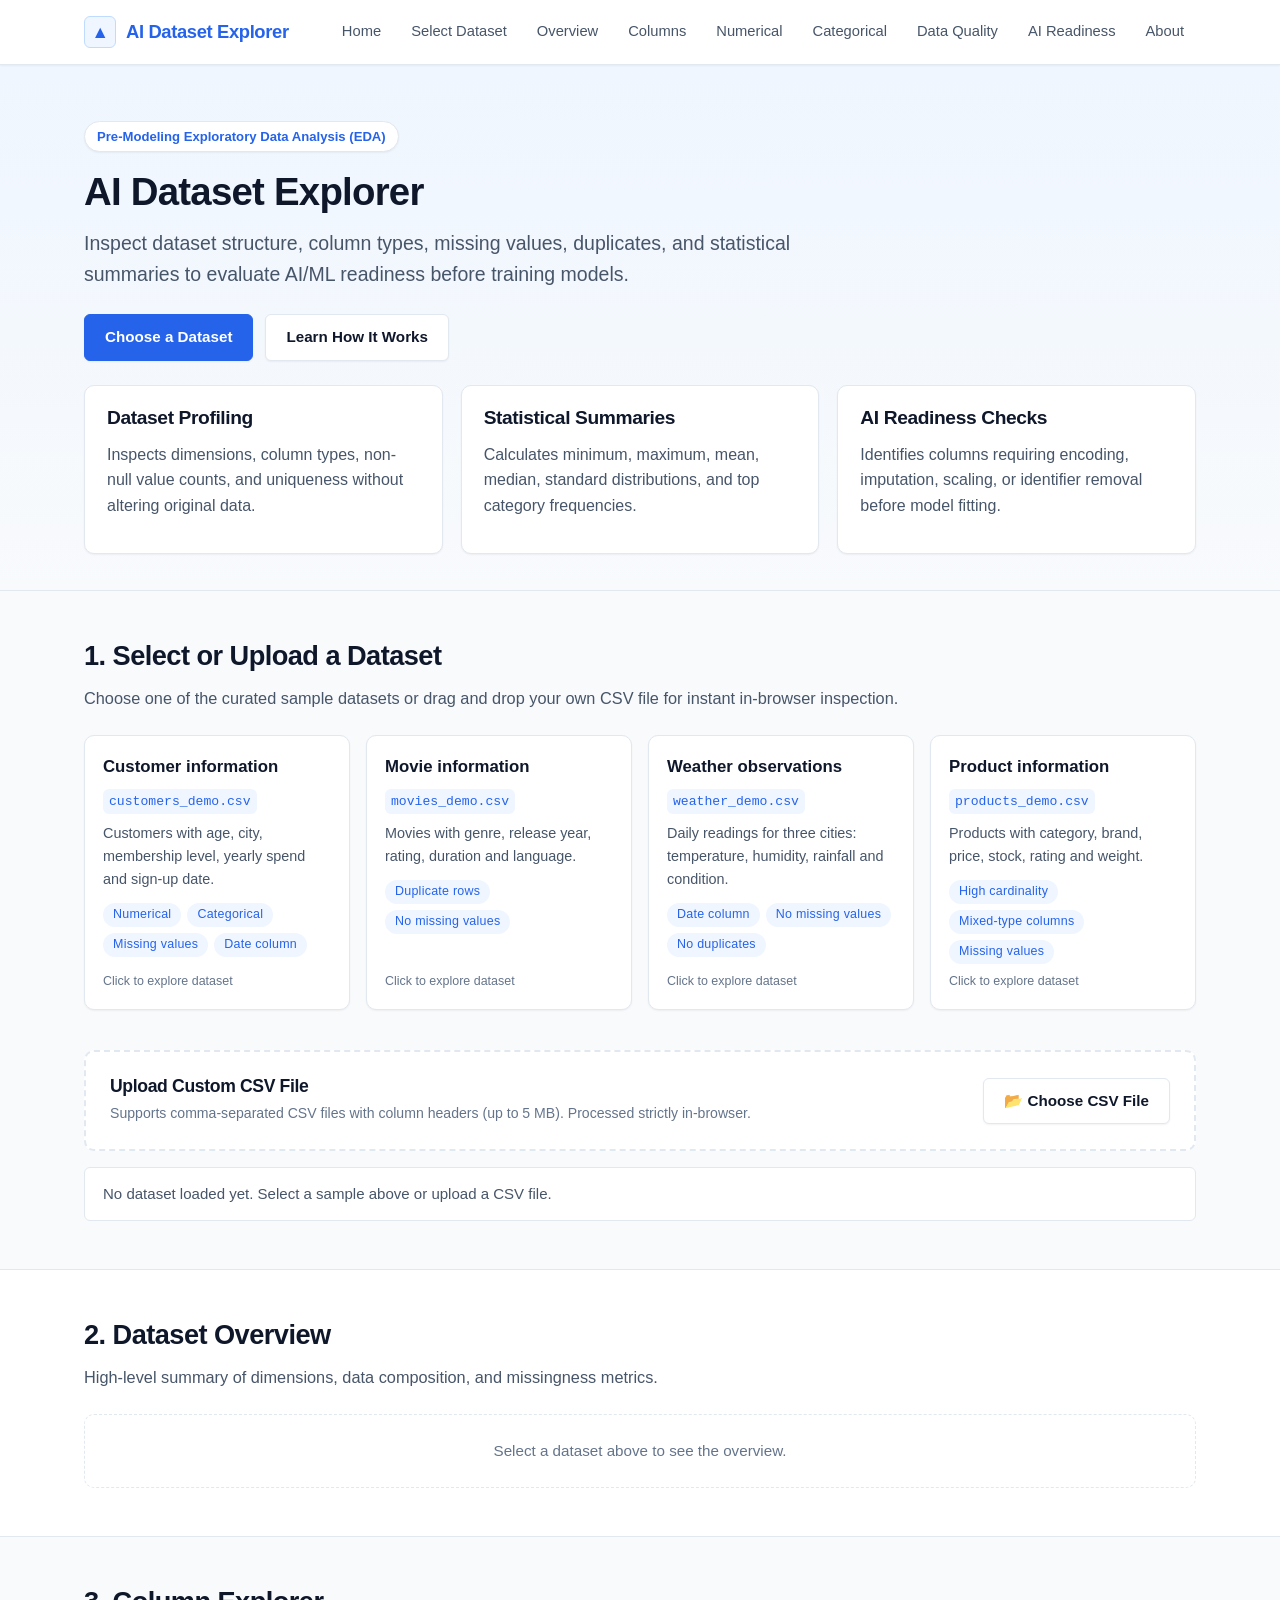
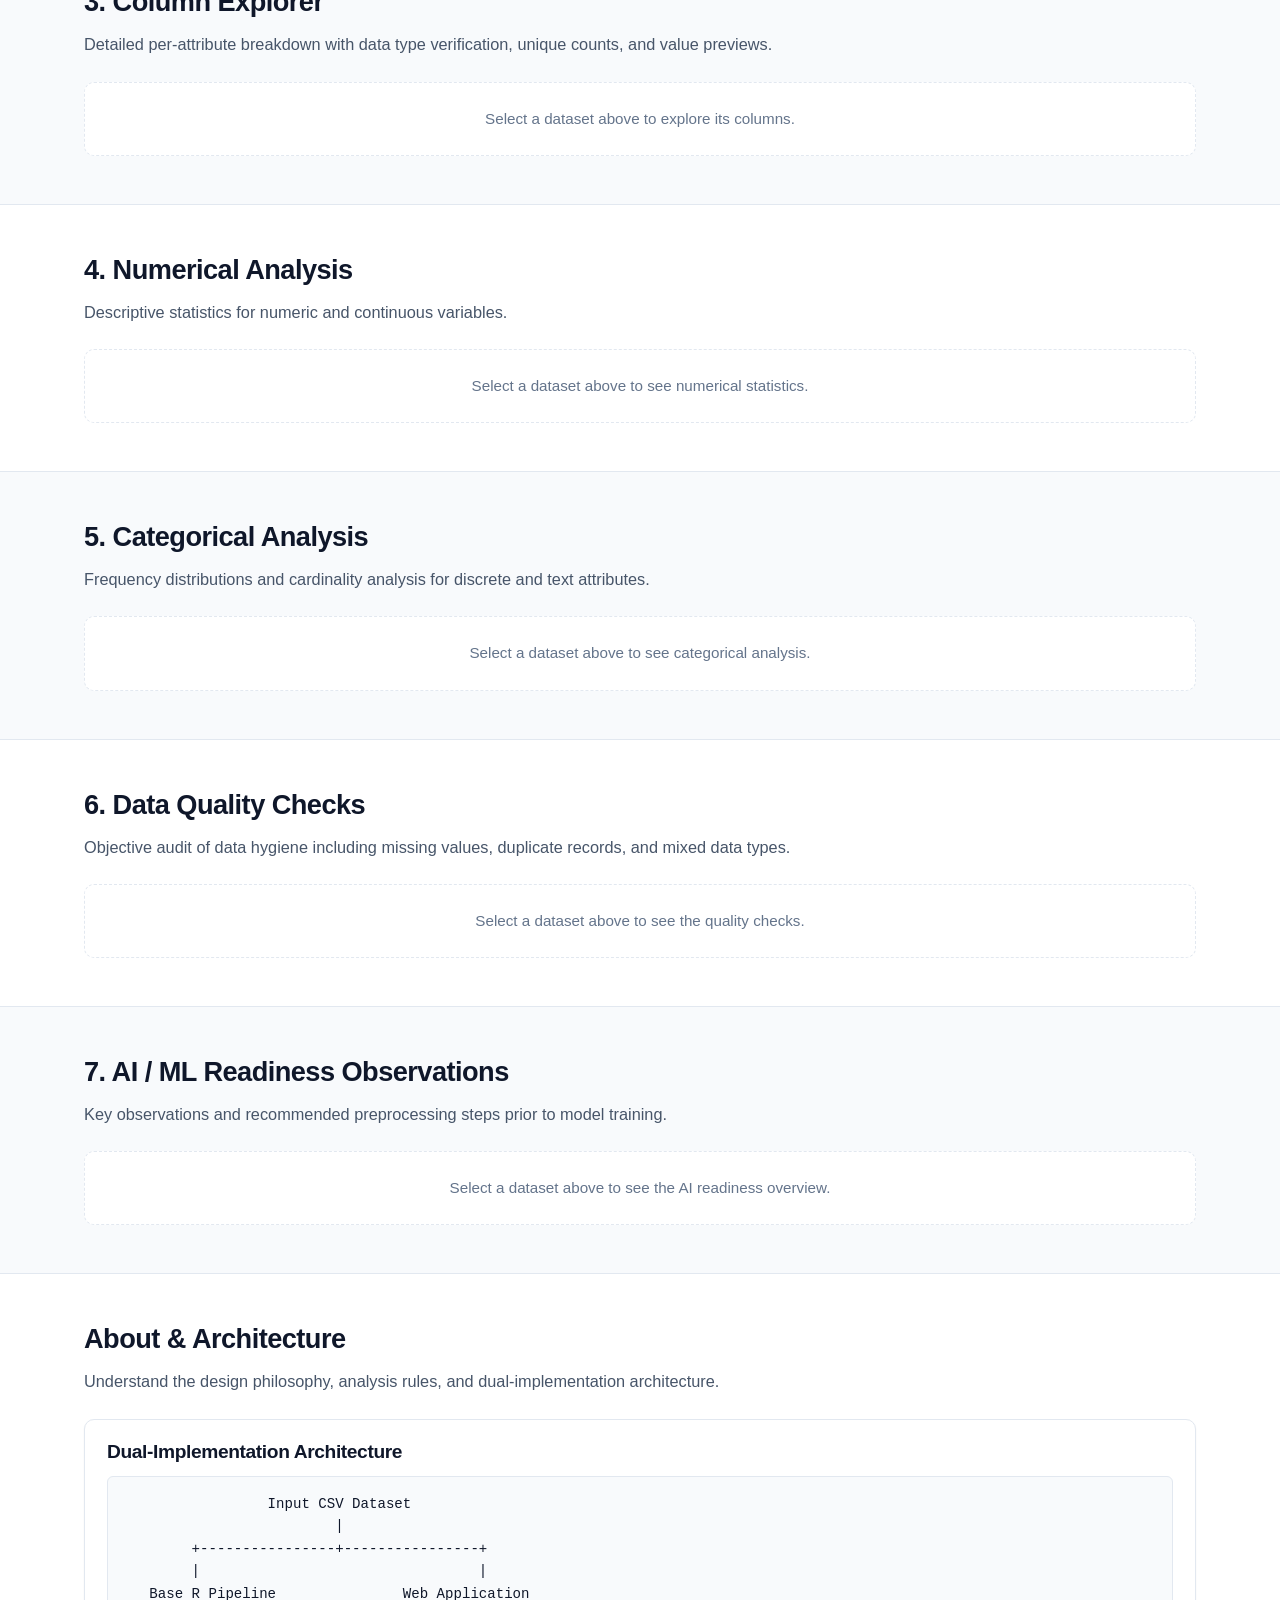
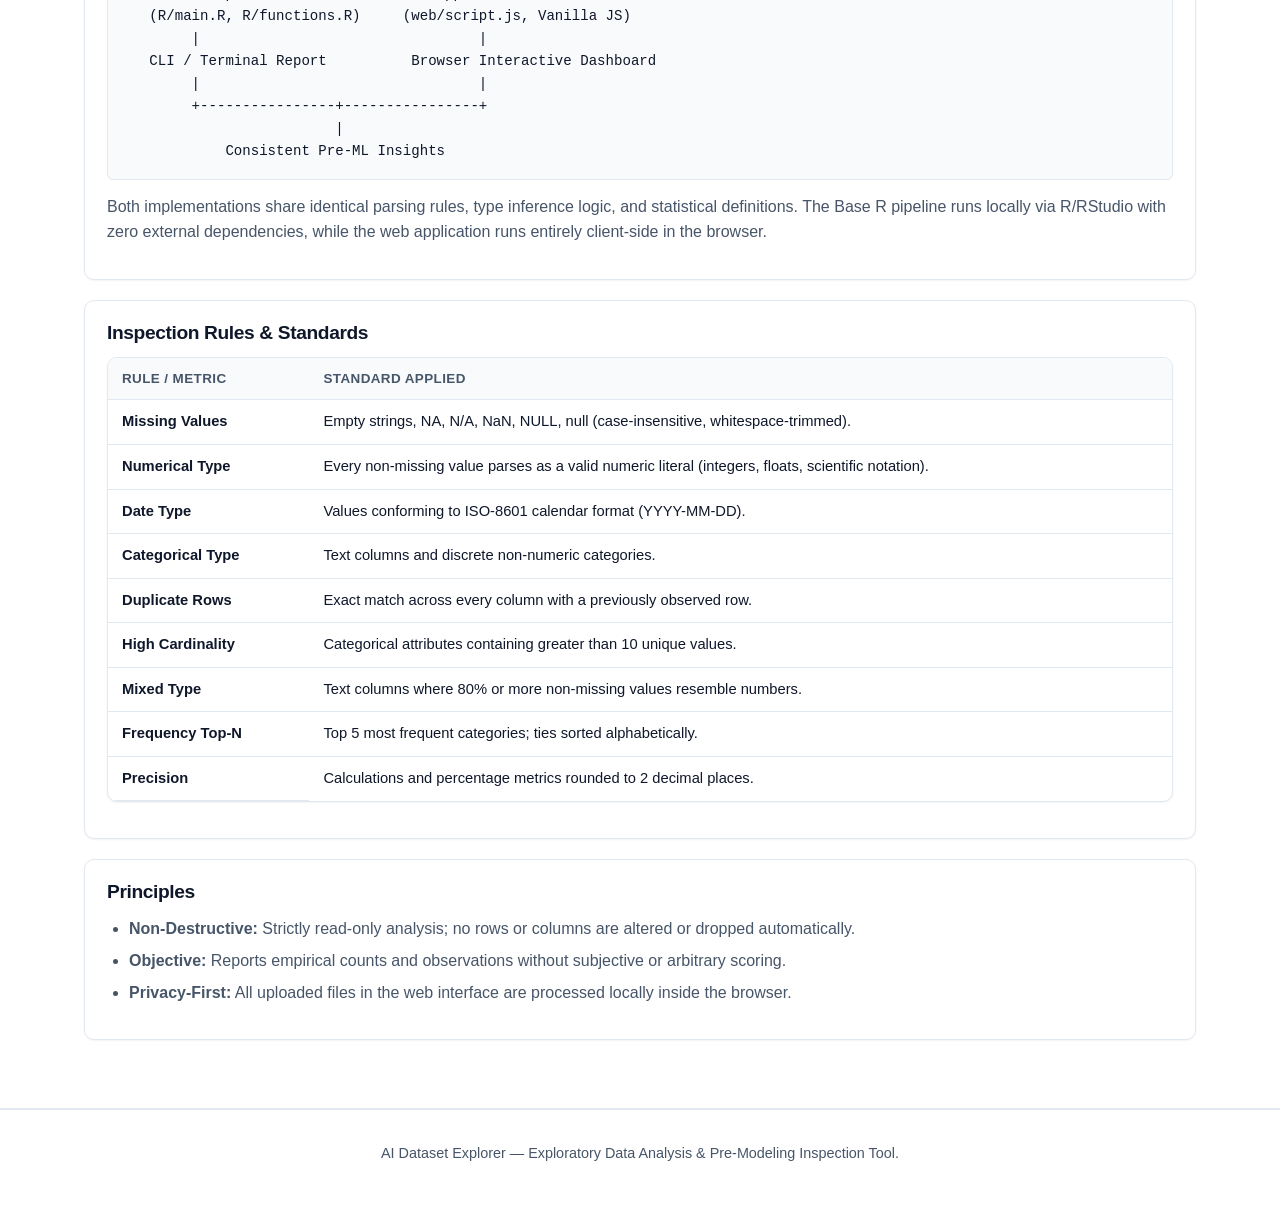
<file: index.html>
<!DOCTYPE html>
<html lang="en">
<head>
  <meta charset="UTF-8">
  <meta name="viewport" content="width=device-width, initial-scale=1.0">
  <title>AI Dataset Explorer — Pre-Modeling Data Inspection & Quality Analysis</title>
  <meta name="description" content="An interactive exploratory data analysis tool to inspect dataset structure, column data types, missing values, duplicates, and AI/ML readiness before machine learning modeling.">
  <link rel="stylesheet" href="web/style.css">
</head>
<body>

<header class="site-header">
  <div class="container header-inner">
    <a class="brand" href="#home">
      <span class="brand-icon">&#9650;</span>
      AI Dataset Explorer
    </a>
    <nav aria-label="Main navigation">
      <a href="#home">Home</a>
      <a href="#dataset">Select Dataset</a>
      <a href="#overview">Overview</a>
      <a href="#columns">Columns</a>
      <a href="#numerical">Numerical</a>
      <a href="#categorical">Categorical</a>
      <a href="#quality">Data Quality</a>
      <a href="#readiness">AI Readiness</a>
      <a href="#about">About</a>
    </nav>
  </div>
</header>

<main>
  <!-- HERO SECTION -->
  <section id="home" class="hero">
    <div class="container">
      <div class="hero-pill">Pre-Modeling Exploratory Data Analysis (EDA)</div>
      <h1>AI Dataset Explorer</h1>
      <p class="lead">Inspect dataset structure, column types, missing values, duplicates, and statistical summaries to evaluate AI/ML readiness before training models.</p>
      
      <div class="hero-actions">
        <a class="button" href="#dataset">Choose a Dataset</a>
        <a class="button secondary" href="#about">Learn How It Works</a>
      </div>

      <div class="three-col">
        <div class="card">
          <h3>Dataset Profiling</h3>
          <p>Inspects dimensions, column types, non-null value counts, and uniqueness without altering original data.</p>
        </div>
        <div class="card">
          <h3>Statistical Summaries</h3>
          <p>Calculates minimum, maximum, mean, median, standard distributions, and top category frequencies.</p>
        </div>
        <div class="card">
          <h3>AI Readiness Checks</h3>
          <p>Identifies columns requiring encoding, imputation, scaling, or identifier removal before model fitting.</p>
        </div>
      </div>
    </div>
  </section>

  <!-- DATASET SELECTION -->
  <section id="dataset" class="section">
    <div class="container">
      <div class="section-header">
        <h2>1. Select or Upload a Dataset</h2>
        <p>Choose one of the curated sample datasets or drag and drop your own CSV file for instant in-browser inspection.</p>
      </div>

      <div id="sampleList" class="sample-grid" aria-label="Sample datasets"></div>

      <div class="upload-card">
        <div class="upload-info">
          <h3>Upload Custom CSV File</h3>
          <span class="hint">Supports comma-separated CSV files with column headers (up to 5 MB). Processed strictly in-browser.</span>
        </div>
        <div>
          <label class="button secondary" for="fileInput">&#128194; Choose CSV File</label>
          <input id="fileInput" type="file" accept=".csv,text/csv">
        </div>
      </div>

      <div id="loadStatus" class="status-box" role="status" aria-live="polite">No dataset loaded yet. Select a sample above or upload a CSV file.</div>
    </div>
  </section>

  <!-- OVERVIEW -->
  <section id="overview" class="section alt">
    <div class="container">
      <div class="section-header">
        <h2>2. Dataset Overview</h2>
        <p>High-level summary of dimensions, data composition, and missingness metrics.</p>
      </div>
      <div id="overviewContent"></div>
    </div>
  </section>

  <!-- COLUMN EXPLORER -->
  <section id="columns" class="section">
    <div class="container">
      <div class="section-header">
        <h2>3. Column Explorer</h2>
        <p>Detailed per-attribute breakdown with data type verification, unique counts, and value previews.</p>
      </div>
      <div id="columnsContent"></div>
    </div>
  </section>

  <!-- NUMERICAL ANALYSIS -->
  <section id="numerical" class="section alt">
    <div class="container">
      <div class="section-header">
        <h2>4. Numerical Analysis</h2>
        <p>Descriptive statistics for numeric and continuous variables.</p>
      </div>
      <div id="numericalContent"></div>
    </div>
  </section>

  <!-- CATEGORICAL ANALYSIS -->
  <section id="categorical" class="section">
    <div class="container">
      <div class="section-header">
        <h2>5. Categorical Analysis</h2>
        <p>Frequency distributions and cardinality analysis for discrete and text attributes.</p>
      </div>
      <div id="categoricalContent"></div>
    </div>
  </section>

  <!-- DATA QUALITY -->
  <section id="quality" class="section alt">
    <div class="container">
      <div class="section-header">
        <h2>6. Data Quality Checks</h2>
        <p>Objective audit of data hygiene including missing values, duplicate records, and mixed data types.</p>
      </div>
      <div id="qualityContent"></div>
    </div>
  </section>

  <!-- AI READINESS -->
  <section id="readiness" class="section">
    <div class="container">
      <div class="section-header">
        <h2>7. AI / ML Readiness Observations</h2>
        <p>Key observations and recommended preprocessing steps prior to model training.</p>
      </div>
      <div id="readinessContent"></div>
    </div>
  </section>

  <!-- ABOUT & ARCHITECTURE -->
  <section id="about" class="section alt">
    <div class="container">
      <div class="section-header">
        <h2>About &amp; Architecture</h2>
        <p>Understand the design philosophy, analysis rules, and dual-implementation architecture.</p>
      </div>

      <div class="card">
        <h3>Dual-Implementation Architecture</h3>
        <pre class="diagram" aria-label="System Architecture Diagram">
                 Input CSV Dataset
                         |
        +----------------+----------------+
        |                                 |
   Base R Pipeline               Web Application
   (R/main.R, R/functions.R)     (web/script.js, Vanilla JS)
        |                                 |
   CLI / Terminal Report          Browser Interactive Dashboard
        |                                 |
        +----------------+----------------+
                         |
            Consistent Pre-ML Insights</pre>
        <p>Both implementations share identical parsing rules, type inference logic, and statistical definitions. The Base R pipeline runs locally via R/RStudio with zero external dependencies, while the web application runs entirely client-side in the browser.</p>
      </div>

      <div class="card">
        <h3>Inspection Rules &amp; Standards</h3>
        <div class="table-wrap">
          <table class="data-table">
            <thead>
              <tr>
                <th>Rule / Metric</th>
                <th>Standard Applied</th>
              </tr>
            </thead>
            <tbody>
              <tr><th>Missing Values</th><td>Empty strings, NA, N/A, NaN, NULL, null (case-insensitive, whitespace-trimmed).</td></tr>
              <tr><th>Numerical Type</th><td>Every non-missing value parses as a valid numeric literal (integers, floats, scientific notation).</td></tr>
              <tr><th>Date Type</th><td>Values conforming to ISO-8601 calendar format (YYYY-MM-DD).</td></tr>
              <tr><th>Categorical Type</th><td>Text columns and discrete non-numeric categories.</td></tr>
              <tr><th>Duplicate Rows</th><td>Exact match across every column with a previously observed row.</td></tr>
              <tr><th>High Cardinality</th><td>Categorical attributes containing greater than 10 unique values.</td></tr>
              <tr><th>Mixed Type</th><td>Text columns where 80% or more non-missing values resemble numbers.</td></tr>
              <tr><th>Frequency Top-N</th><td>Top 5 most frequent categories; ties sorted alphabetically.</td></tr>
              <tr><th>Precision</th><td>Calculations and percentage metrics rounded to 2 decimal places.</td></tr>
            </tbody>
          </table>
        </div>
      </div>

      <div class="card">
        <h3>Principles</h3>
        <ul>
          <li><strong>Non-Destructive:</strong> Strictly read-only analysis; no rows or columns are altered or dropped automatically.</li>
          <li><strong>Objective:</strong> Reports empirical counts and observations without subjective or arbitrary scoring.</li>
          <li><strong>Privacy-First:</strong> All uploaded files in the web interface are processed locally inside the browser.</li>
        </ul>
      </div>
    </div>
  </section>
</main>

<footer class="site-footer">
  <div class="container">
    <p>AI Dataset Explorer &mdash; Exploratory Data Analysis &amp; Pre-Modeling Inspection Tool.</p>
  </div>
</footer>

<script src="web/script.js?v=2"></script>
</body>
</html>
</file>
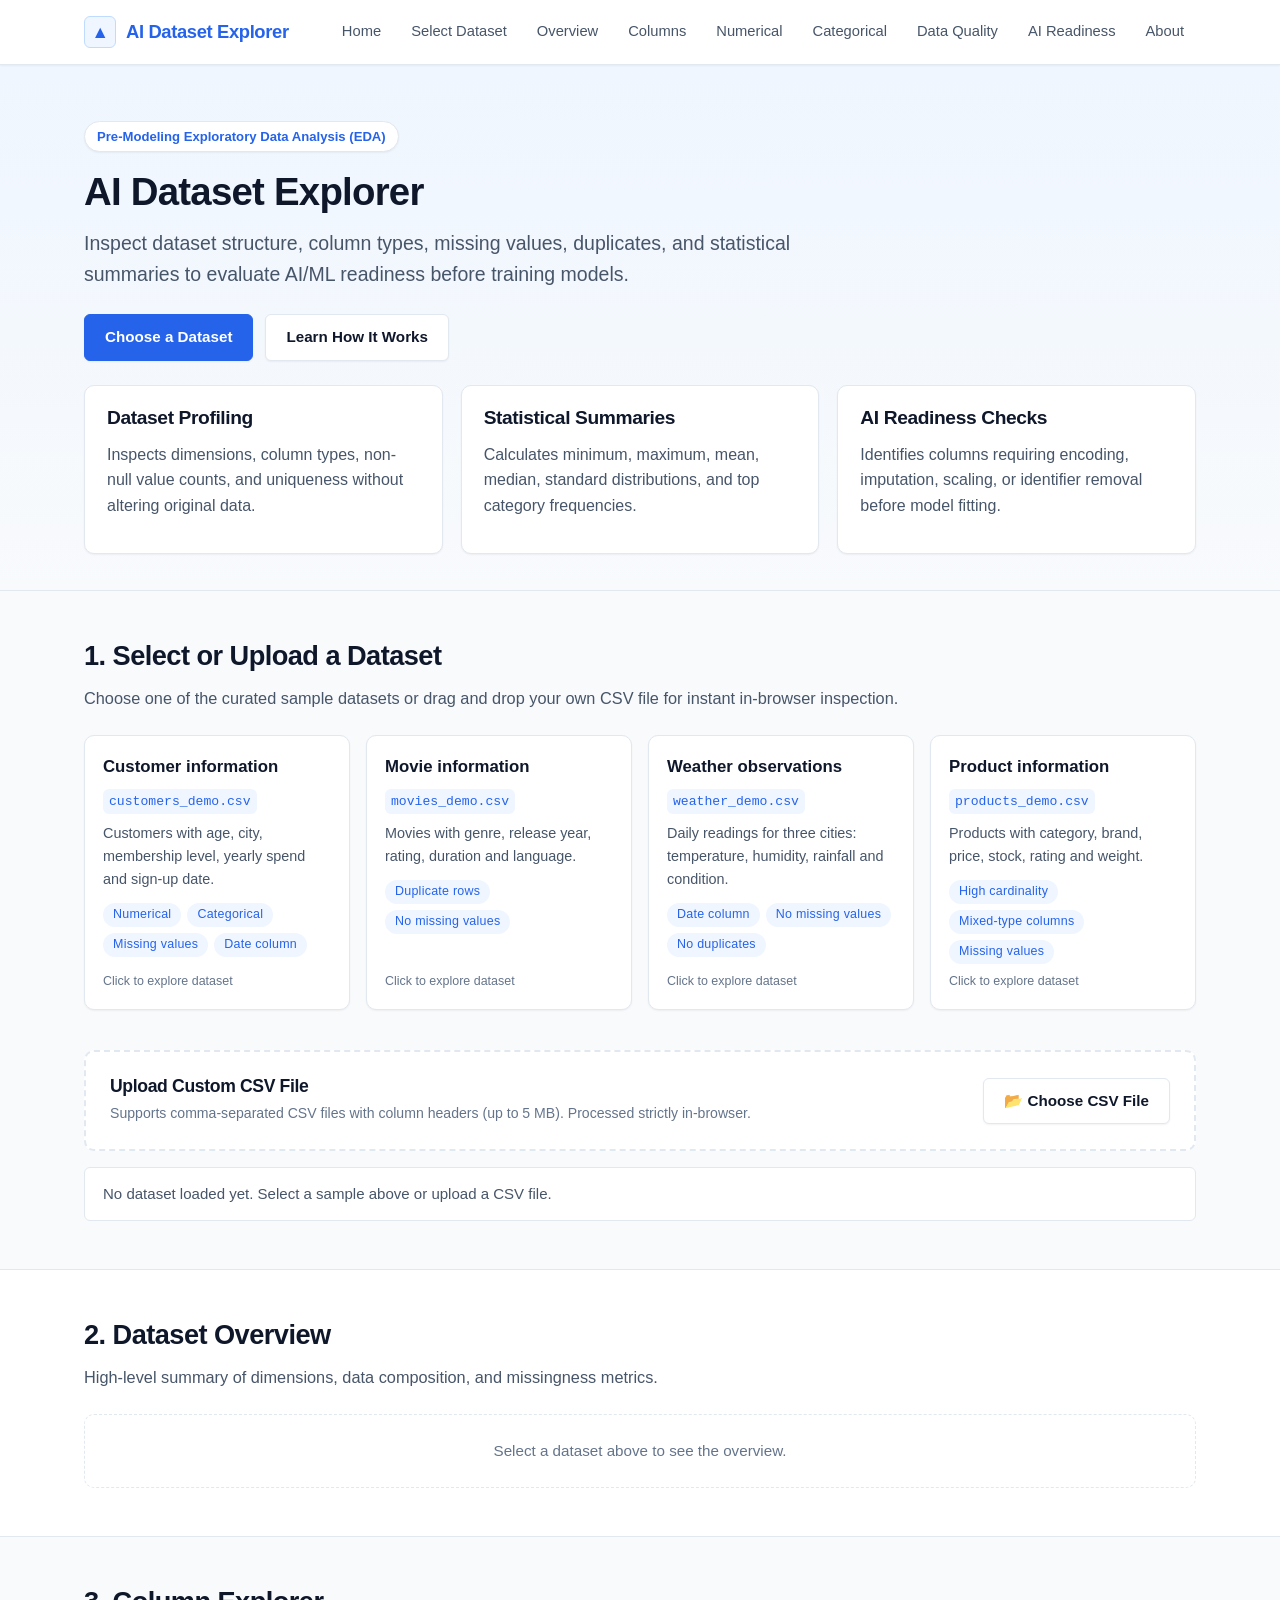
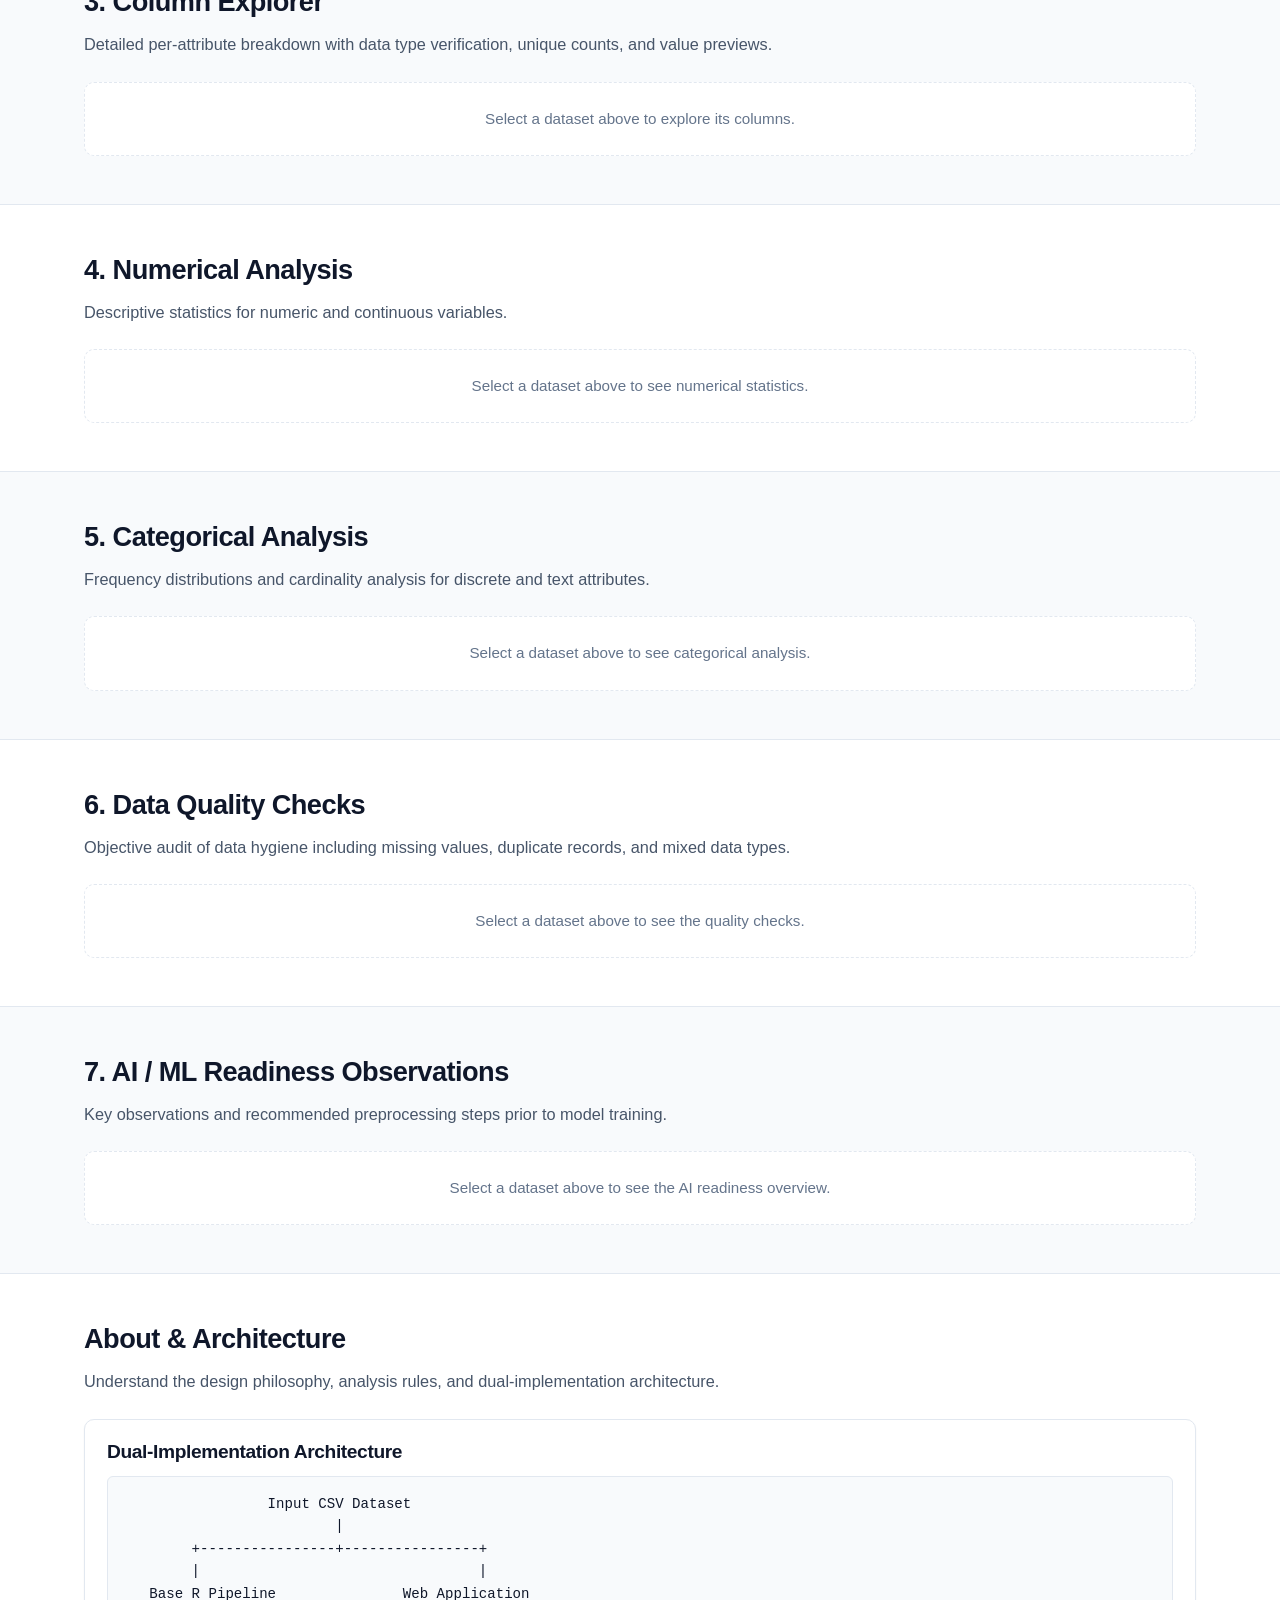
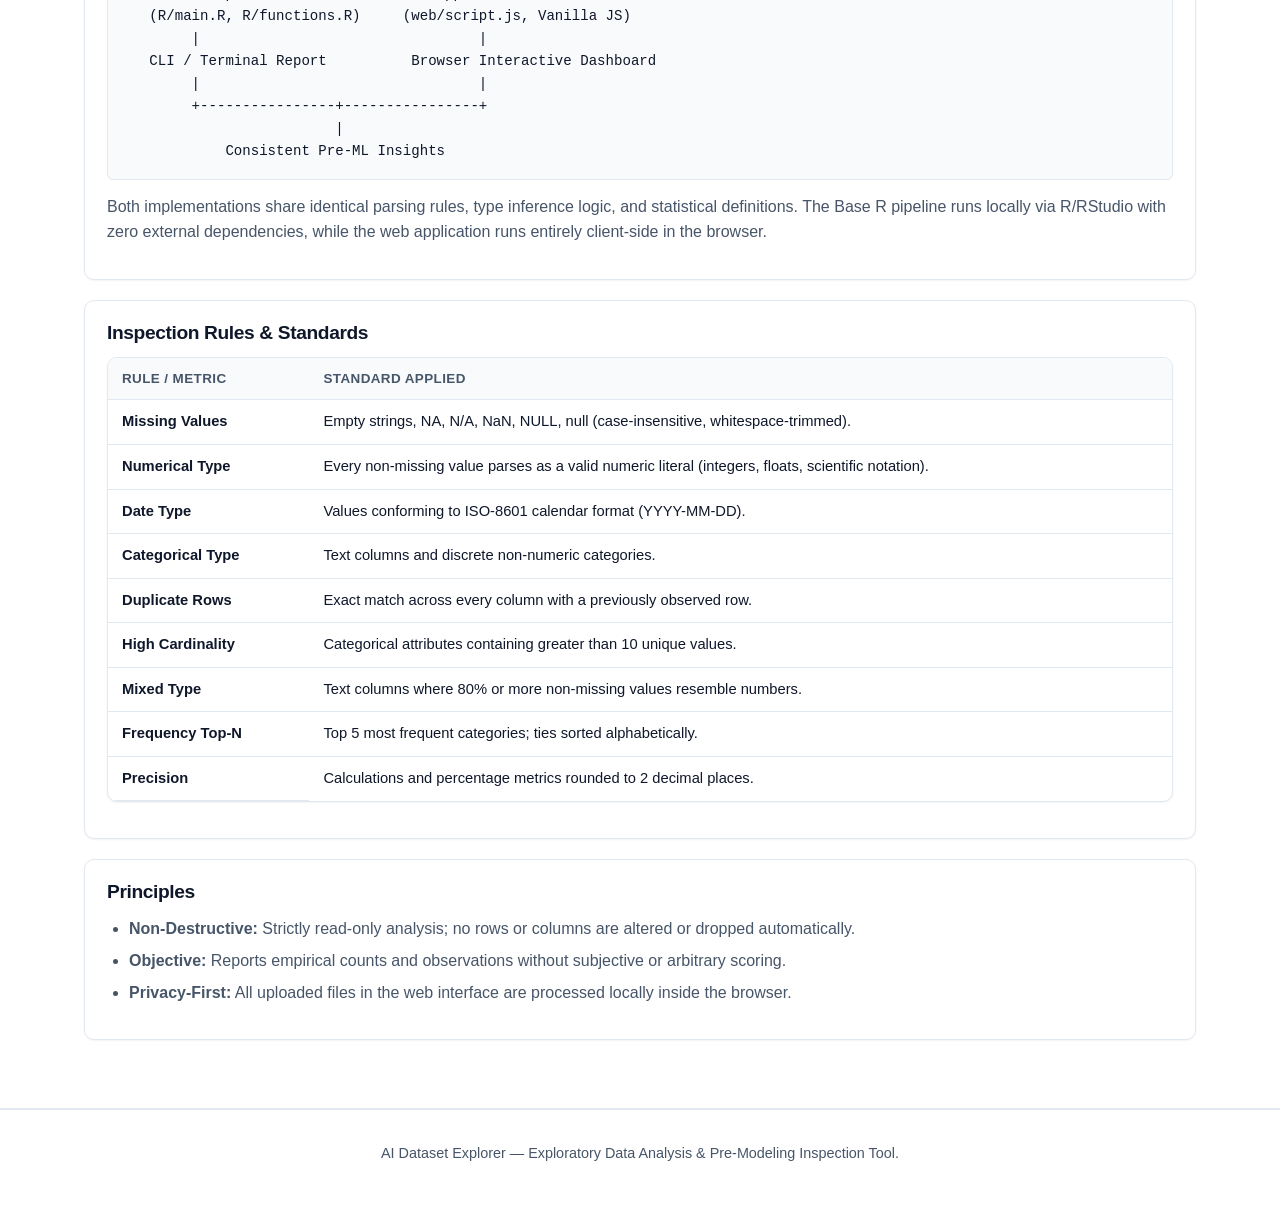
<file: web/index.html>
<!DOCTYPE html>
<html lang="en">
<head>
  <meta charset="UTF-8">
  <meta name="viewport" content="width=device-width, initial-scale=1.0">
  <title>AI Dataset Explorer — Pre-Modeling Data Inspection & Quality Analysis</title>
  <meta name="description" content="An interactive exploratory data analysis tool to inspect dataset structure, column data types, missing values, duplicates, and AI/ML readiness before machine learning modeling.">
  <link rel="stylesheet" href="style.css">
</head>
<body>

<header class="site-header">
  <div class="container header-inner">
    <a class="brand" href="#home">
      <span class="brand-icon">&#9650;</span>
      AI Dataset Explorer
    </a>
    <nav aria-label="Main navigation">
      <a href="#home">Home</a>
      <a href="#dataset">Select Dataset</a>
      <a href="#overview">Overview</a>
      <a href="#columns">Columns</a>
      <a href="#numerical">Numerical</a>
      <a href="#categorical">Categorical</a>
      <a href="#quality">Data Quality</a>
      <a href="#readiness">AI Readiness</a>
      <a href="#about">About</a>
    </nav>
  </div>
</header>

<main>
  <!-- HERO SECTION -->
  <section id="home" class="hero">
    <div class="container">
      <div class="hero-pill">Pre-Modeling Exploratory Data Analysis (EDA)</div>
      <h1>AI Dataset Explorer</h1>
      <p class="lead">Inspect dataset structure, column types, missing values, duplicates, and statistical summaries to evaluate AI/ML readiness before training models.</p>
      
      <div class="hero-actions">
        <a class="button" href="#dataset">Choose a Dataset</a>
        <a class="button secondary" href="#about">Learn How It Works</a>
      </div>

      <div class="three-col">
        <div class="card">
          <h3>Dataset Profiling</h3>
          <p>Inspects dimensions, column types, non-null value counts, and uniqueness without altering original data.</p>
        </div>
        <div class="card">
          <h3>Statistical Summaries</h3>
          <p>Calculates minimum, maximum, mean, median, standard distributions, and top category frequencies.</p>
        </div>
        <div class="card">
          <h3>AI Readiness Checks</h3>
          <p>Identifies columns requiring encoding, imputation, scaling, or identifier removal before model fitting.</p>
        </div>
      </div>
    </div>
  </section>

  <!-- DATASET SELECTION -->
  <section id="dataset" class="section">
    <div class="container">
      <div class="section-header">
        <h2>1. Select or Upload a Dataset</h2>
        <p>Choose one of the curated sample datasets or drag and drop your own CSV file for instant in-browser inspection.</p>
      </div>

      <div id="sampleList" class="sample-grid" aria-label="Sample datasets"></div>

      <div class="upload-card">
        <div class="upload-info">
          <h3>Upload Custom CSV File</h3>
          <span class="hint">Supports comma-separated CSV files with column headers (up to 5 MB). Processed strictly in-browser.</span>
        </div>
        <div>
          <label class="button secondary" for="fileInput">&#128194; Choose CSV File</label>
          <input id="fileInput" type="file" accept=".csv,text/csv">
        </div>
      </div>

      <div id="loadStatus" class="status-box" role="status" aria-live="polite">No dataset loaded yet. Select a sample above or upload a CSV file.</div>
    </div>
  </section>

  <!-- OVERVIEW -->
  <section id="overview" class="section alt">
    <div class="container">
      <div class="section-header">
        <h2>2. Dataset Overview</h2>
        <p>High-level summary of dimensions, data composition, and missingness metrics.</p>
      </div>
      <div id="overviewContent"></div>
    </div>
  </section>

  <!-- COLUMN EXPLORER -->
  <section id="columns" class="section">
    <div class="container">
      <div class="section-header">
        <h2>3. Column Explorer</h2>
        <p>Detailed per-attribute breakdown with data type verification, unique counts, and value previews.</p>
      </div>
      <div id="columnsContent"></div>
    </div>
  </section>

  <!-- NUMERICAL ANALYSIS -->
  <section id="numerical" class="section alt">
    <div class="container">
      <div class="section-header">
        <h2>4. Numerical Analysis</h2>
        <p>Descriptive statistics for numeric and continuous variables.</p>
      </div>
      <div id="numericalContent"></div>
    </div>
  </section>

  <!-- CATEGORICAL ANALYSIS -->
  <section id="categorical" class="section">
    <div class="container">
      <div class="section-header">
        <h2>5. Categorical Analysis</h2>
        <p>Frequency distributions and cardinality analysis for discrete and text attributes.</p>
      </div>
      <div id="categoricalContent"></div>
    </div>
  </section>

  <!-- DATA QUALITY -->
  <section id="quality" class="section alt">
    <div class="container">
      <div class="section-header">
        <h2>6. Data Quality Checks</h2>
        <p>Objective audit of data hygiene including missing values, duplicate records, and mixed data types.</p>
      </div>
      <div id="qualityContent"></div>
    </div>
  </section>

  <!-- AI READINESS -->
  <section id="readiness" class="section">
    <div class="container">
      <div class="section-header">
        <h2>7. AI / ML Readiness Observations</h2>
        <p>Key observations and recommended preprocessing steps prior to model training.</p>
      </div>
      <div id="readinessContent"></div>
    </div>
  </section>

  <!-- ABOUT & ARCHITECTURE -->
  <section id="about" class="section alt">
    <div class="container">
      <div class="section-header">
        <h2>About &amp; Architecture</h2>
        <p>Understand the design philosophy, analysis rules, and dual-implementation architecture.</p>
      </div>

      <div class="card">
        <h3>Dual-Implementation Architecture</h3>
        <pre class="diagram" aria-label="System Architecture Diagram">
                 Input CSV Dataset
                         |
        +----------------+----------------+
        |                                 |
   Base R Pipeline               Web Application
   (R/main.R, R/functions.R)     (web/script.js, Vanilla JS)
        |                                 |
   CLI / Terminal Report          Browser Interactive Dashboard
        |                                 |
        +----------------+----------------+
                         |
            Consistent Pre-ML Insights</pre>
        <p>Both implementations share identical parsing rules, type inference logic, and statistical definitions. The Base R pipeline runs locally via R/RStudio with zero external dependencies, while the web application runs entirely client-side in the browser.</p>
      </div>

      <div class="card">
        <h3>Inspection Rules &amp; Standards</h3>
        <div class="table-wrap">
          <table class="data-table">
            <thead>
              <tr>
                <th>Rule / Metric</th>
                <th>Standard Applied</th>
              </tr>
            </thead>
            <tbody>
              <tr><th>Missing Values</th><td>Empty strings, NA, N/A, NaN, NULL, null (case-insensitive, whitespace-trimmed).</td></tr>
              <tr><th>Numerical Type</th><td>Every non-missing value parses as a valid numeric literal (integers, floats, scientific notation).</td></tr>
              <tr><th>Date Type</th><td>Values conforming to ISO-8601 calendar format (YYYY-MM-DD).</td></tr>
              <tr><th>Categorical Type</th><td>Text columns and discrete non-numeric categories.</td></tr>
              <tr><th>Duplicate Rows</th><td>Exact match across every column with a previously observed row.</td></tr>
              <tr><th>High Cardinality</th><td>Categorical attributes containing greater than 10 unique values.</td></tr>
              <tr><th>Mixed Type</th><td>Text columns where 80% or more non-missing values resemble numbers.</td></tr>
              <tr><th>Frequency Top-N</th><td>Top 5 most frequent categories; ties sorted alphabetically.</td></tr>
              <tr><th>Precision</th><td>Calculations and percentage metrics rounded to 2 decimal places.</td></tr>
            </tbody>
          </table>
        </div>
      </div>

      <div class="card">
        <h3>Principles</h3>
        <ul>
          <li><strong>Non-Destructive:</strong> Strictly read-only analysis; no rows or columns are altered or dropped automatically.</li>
          <li><strong>Objective:</strong> Reports empirical counts and observations without subjective or arbitrary scoring.</li>
          <li><strong>Privacy-First:</strong> All uploaded files in the web interface are processed locally inside the browser.</li>
        </ul>
      </div>
    </div>
  </section>
</main>

<footer class="site-footer">
  <div class="container">
    <p>AI Dataset Explorer &mdash; Exploratory Data Analysis &amp; Pre-Modeling Inspection Tool.</p>
  </div>
</footer>

<script src="script.js?v=2"></script>
</body>
</html>
</file>
<file: web/style.css>
/* ====================================================================
   AI Dataset Explorer - Professional Design System
   Modern, responsive, accessible, framework-free CSS
   ==================================================================== */

:root {
  --bg-page: #f8fafc;
  --bg-surface: #ffffff;
  --bg-surface-alt: #f1f5f9;
  --bg-surface-elevated: #ffffff;
  
  --text-primary: #0f172a;
  --text-secondary: #475569;
  --text-muted: #64748b;
  
  --border-light: #e2e8f0;
  --border-hover: #cbd5e1;
  
  --primary: #2563eb;
  --primary-hover: #1d4ed8;
  --primary-subtle: #eff6ff;
  --primary-border: #bfdbfe;
  
  --success: #059669;
  --success-bg: #ecfdf5;
  --success-text: #065f46;
  --success-border: #a7f3d0;
  
  --warning: #d97706;
  --warning-bg: #fffbeb;
  --warning-text: #92400e;
  --warning-border: #fde68a;
  
  --danger: #dc2626;
  --danger-bg: #fef2f2;
  --danger-text: #991b1b;
  --danger-border: #fecaca;
  
  --info: #0284c7;
  --info-bg: #f0f9ff;
  --info-text: #0369a1;
  --info-border: #bae6fd;
  
  --type-numeric: #2563eb;
  --type-numeric-bg: #eff6ff;
  --type-categorical: #0d9488;
  --type-categorical-bg: #f0fdfa;
  --type-date: #7c3aed;
  --type-date-bg: #f5f3ff;
  --type-empty: #94a3b8;
  --type-empty-bg: #f8fafc;
  
  --shadow-sm: 0 1px 2px 0 rgb(0 0 0 / 0.05);
  --shadow-md: 0 4px 6px -1px rgb(0 0 0 / 0.07), 0 2px 4px -2px rgb(0 0 0 / 0.04);
  --shadow-lg: 0 10px 15px -3px rgb(0 0 0 / 0.08), 0 4px 6px -4px rgb(0 0 0 / 0.03);
  
  --radius-sm: 6px;
  --radius-md: 10px;
  --radius-lg: 14px;
  --radius-full: 9999px;
  
  --font-sans: -apple-system, BlinkMacSystemFont, "Segoe UI", Roboto, "Helvetica Neue", Arial, sans-serif;
  --font-mono: ui-monospace, SFMono-Regular, Menlo, Monaco, Consolas, "Liberation Mono", monospace;
}

* {
  box-sizing: border-box;
}

html {
  scroll-behavior: smooth;
  scroll-padding-top: 80px;
}

body {
  margin: 0;
  font-family: var(--font-sans);
  color: var(--text-primary);
  background-color: var(--bg-page);
  line-height: 1.6;
  -webkit-font-smoothing: antialiased;
}

.container {
  max-width: 1160px;
  margin: 0 auto;
  padding: 0 24px;
}

h1, h2, h3, h4 {
  color: var(--text-primary);
  line-height: 1.25;
  margin: 0 0 12px;
  font-weight: 700;
  letter-spacing: -0.02em;
}

h1 { font-size: 2.4rem; }
h2 { font-size: 1.7rem; }
h3 { font-size: 1.2rem; }
h4 { font-size: 1.05rem; margin-top: 18px; }

p { margin: 0 0 14px; color: var(--text-secondary); }
ul, ol { margin: 0 0 14px; padding-left: 22px; color: var(--text-secondary); }
li { margin-bottom: 6px; }

/* ---------- Sticky Navigation Bar ---------- */
.site-header {
  position: sticky;
  top: 0;
  z-index: 100;
  background: rgba(255, 255, 255, 0.95);
  backdrop-filter: blur(8px);
  -webkit-backdrop-filter: blur(8px);
  border-bottom: 1px solid var(--border-light);
  box-shadow: var(--shadow-sm);
}

.header-inner {
  display: flex;
  align-items: center;
  justify-content: space-between;
  min-height: 64px;
  gap: 20px;
}

.brand {
  display: inline-flex;
  align-items: center;
  gap: 10px;
  font-weight: 700;
  font-size: 1.15rem;
  color: var(--primary);
  text-decoration: none;
  white-space: nowrap;
  letter-spacing: -0.02em;
}

.brand-icon {
  display: inline-flex;
  align-items: center;
  justify-content: center;
  width: 32px;
  height: 32px;
  background: var(--primary-subtle);
  border: 1px solid var(--primary-border);
  color: var(--primary);
  border-radius: var(--radius-sm);
  font-size: 1.1rem;
}

nav {
  display: flex;
  gap: 6px;
  overflow-x: auto;
  padding: 4px 0;
}

nav a {
  color: var(--text-secondary);
  text-decoration: none;
  padding: 8px 12px;
  border-radius: var(--radius-sm);
  font-size: 0.92rem;
  font-weight: 500;
  white-space: nowrap;
  transition: all 0.15s ease;
}

nav a:hover {
  background: var(--primary-subtle);
  color: var(--primary);
}

/* Accessible Focus States */
a:focus-visible,
button:focus-visible,
select:focus-visible,
tr.selectable:focus-visible,
.upload-card:focus-within .button {
  outline: 2px solid var(--primary);
  outline-offset: 2px;
}

/* ---------- Hero Section ---------- */
.hero {
  background: linear-gradient(180deg, #eff6ff 0%, var(--bg-page) 100%);
  padding: 56px 0 36px;
  border-bottom: 1px solid var(--border-light);
}

.hero-pill {
  display: inline-flex;
  align-items: center;
  gap: 6px;
  padding: 4px 12px;
  border-radius: var(--radius-full);
  background: #ffffff;
  border: 1px solid var(--border-light);
  color: var(--primary);
  font-size: 0.82rem;
  font-weight: 600;
  margin-bottom: 16px;
  box-shadow: var(--shadow-sm);
}

.lead {
  font-size: 1.22rem;
  color: var(--text-secondary);
  max-width: 760px;
  line-height: 1.6;
}

.hero-actions {
  display: flex;
  flex-wrap: wrap;
  gap: 12px;
  margin-top: 24px;
}

/* ---------- Standard Sections ---------- */
.section {
  padding: 48px 0;
}

.section.alt {
  background: var(--bg-surface);
  border-top: 1px solid var(--border-light);
  border-bottom: 1px solid var(--border-light);
}

.section-header {
  margin-bottom: 24px;
}

.section-header p {
  margin-bottom: 0;
  font-size: 1.02rem;
}

/* ---------- Buttons ---------- */
.button {
  display: inline-flex;
  align-items: center;
  justify-content: center;
  gap: 8px;
  background: var(--primary);
  color: #ffffff;
  border: 1px solid var(--primary);
  padding: 10px 20px;
  border-radius: var(--radius-sm);
  font-size: 0.95rem;
  font-weight: 600;
  text-decoration: none;
  cursor: pointer;
  transition: all 0.15s ease;
  box-shadow: var(--shadow-sm);
}

.button:hover {
  background: var(--primary-hover);
  border-color: var(--primary-hover);
  transform: translateY(-1px);
  box-shadow: var(--shadow-md);
}

.button.secondary {
  background: #ffffff;
  color: var(--text-primary);
  border: 1px solid var(--border-light);
}

.button.secondary:hover {
  background: var(--bg-surface-alt);
  border-color: var(--border-hover);
  color: var(--primary);
}

/* ---------- Cards & Grid Layouts ---------- */
.card {
  background: var(--bg-surface);
  border: 1px solid var(--border-light);
  border-radius: var(--radius-md);
  padding: 20px 22px;
  margin-bottom: 20px;
  box-shadow: var(--shadow-sm);
  transition: border-color 0.15s ease, box-shadow 0.15s ease;
}

.three-col {
  display: grid;
  grid-template-columns: repeat(auto-fit, minmax(280px, 1fr));
  gap: 18px;
  margin-top: 24px;
}

.three-col .card { margin-bottom: 0; }

.two-col {
  display: grid;
  grid-template-columns: repeat(auto-fit, minmax(320px, 1fr));
  gap: 20px;
}

.two-col .card { margin-bottom: 0; }

.card-grid {
  display: grid;
  grid-template-columns: repeat(auto-fit, minmax(170px, 1fr));
  gap: 14px;
  margin-bottom: 20px;
}

.card-grid.compact {
  grid-template-columns: repeat(auto-fit, minmax(140px, 1fr));
  gap: 10px;
}

.card-grid .card { margin-bottom: 0; }

/* Stat Cards */
.stat-card {
  display: flex;
  flex-direction: column;
  gap: 4px;
  padding: 14px 16px;
  background: #ffffff;
  border-radius: var(--radius-sm);
  border: 1px solid var(--border-light);
  box-shadow: var(--shadow-sm);
}

.stat-value {
  font-size: 1.6rem;
  font-weight: 700;
  color: var(--primary);
  letter-spacing: -0.02em;
  word-break: break-word;
}

.stat-label {
  font-size: 0.85rem;
  font-weight: 500;
  color: var(--text-muted);
  text-transform: uppercase;
  letter-spacing: 0.03em;
}

.stat-card.tone-attention {
  border-color: var(--warning-border);
  background: var(--warning-bg);
}

.stat-card.tone-attention .stat-value {
  color: var(--warning);
}

.stat-card.tone-ok .stat-value {
  color: var(--success);
}

/* ---------- Workflow Steps ---------- */
.flow {
  list-style: none;
  counter-reset: step;
  padding: 0;
  margin: 18px 0 0;
  display: grid;
  grid-template-columns: repeat(auto-fit, minmax(200px, 1fr));
  gap: 12px;
}

.flow li {
  counter-increment: step;
  background: var(--bg-surface);
  border: 1px solid var(--border-light);
  border-radius: var(--radius-sm);
  padding: 12px 14px;
  margin: 0;
  font-size: 0.92rem;
  display: flex;
  align-items: center;
  gap: 8px;
  box-shadow: var(--shadow-sm);
}

.flow li::before {
  content: counter(step);
  display: inline-flex;
  align-items: center;
  justify-content: center;
  width: 24px;
  height: 24px;
  border-radius: var(--radius-full);
  background: var(--primary-subtle);
  color: var(--primary);
  font-weight: 700;
  font-size: 0.8rem;
  flex-shrink: 0;
}

/* ---------- Dataset Selection Area ---------- */
.sample-grid {
  display: grid;
  grid-template-columns: repeat(auto-fit, minmax(250px, 1fr));
  gap: 16px;
  margin: 20px 0;
}

.sample-card {
  display: flex;
  flex-direction: column;
  gap: 8px;
  text-align: left;
  cursor: pointer;
  background: #ffffff;
  border: 1px solid var(--border-light);
  border-radius: var(--radius-md);
  padding: 18px;
  font: inherit;
  color: inherit;
  box-shadow: var(--shadow-sm);
  transition: all 0.2s cubic-bezier(0.16, 1, 0.3, 1);
  position: relative;
}

.sample-card:hover {
  border-color: var(--primary);
  transform: translateY(-2px);
  box-shadow: var(--shadow-md);
}

.sample-card.active {
  border: 2px solid var(--primary);
  background: #f8faff;
  box-shadow: var(--shadow-md);
}

.sample-card strong {
  font-size: 1.05rem;
  color: var(--text-primary);
}

.file-name {
  font-family: var(--font-mono);
  font-size: 0.82rem;
  color: var(--primary);
  background: var(--primary-subtle);
  padding: 2px 6px;
  border-radius: var(--radius-sm);
  align-self: flex-start;
}

.sample-desc {
  font-size: 0.9rem;
  color: var(--text-secondary);
}

.tag-row {
  display: flex;
  flex-wrap: wrap;
  gap: 6px;
  margin-top: 4px;
}

.demo-label {
  font-size: 0.78rem;
  color: var(--text-muted);
  margin-top: auto;
}

/* Upload Card & Drag and Drop */
.upload-card {
  display: flex;
  flex-wrap: wrap;
  align-items: center;
  justify-content: space-between;
  gap: 16px;
  background: #ffffff;
  border: 2px dashed var(--border-light);
  border-radius: var(--radius-md);
  padding: 24px;
  transition: all 0.2s ease;
}

.upload-card.drag-over {
  border-color: var(--primary);
  background: var(--primary-subtle);
}

.upload-info {
  display: flex;
  flex-direction: column;
  gap: 4px;
}

.upload-info h3 {
  margin: 0;
  font-size: 1.1rem;
}

#fileInput {
  position: absolute;
  width: 1px;
  height: 1px;
  opacity: 0;
  overflow: hidden;
}

/* Status Banner */
.status-box {
  padding: 14px 18px;
  border-radius: var(--radius-sm);
  border: 1px solid var(--border-light);
  background: #ffffff;
  color: var(--text-secondary);
  font-size: 0.94rem;
  margin-top: 16px;
  display: flex;
  align-items: center;
  gap: 10px;
}

.status-box.success {
  background: var(--success-bg);
  color: var(--success-text);
  border-color: var(--success-border);
  font-weight: 500;
}

.status-box.error {
  background: var(--danger-bg);
  color: var(--danger-text);
  border-color: var(--danger-border);
  font-weight: 500;
}

/* ---------- Badges ---------- */
.badge {
  display: inline-flex;
  align-items: center;
  padding: 2px 10px;
  border-radius: var(--radius-full);
  font-size: 0.78rem;
  font-weight: 600;
  letter-spacing: 0.02em;
}

.badge-numeric { background: var(--type-numeric-bg); color: var(--type-numeric); }
.badge-categorical { background: var(--type-categorical-bg); color: var(--type-categorical); }
.badge-date { background: var(--type-date-bg); color: var(--type-date); }
.badge-empty { background: var(--type-empty-bg); color: var(--type-empty); }
.badge-info { background: var(--primary-subtle); color: var(--primary); font-weight: 500; }

.status-ok { background: var(--success-bg); color: var(--success-text); }
.status-attention { background: var(--warning-bg); color: var(--warning-text); }
.status-info { background: var(--info-bg); color: var(--info-text); }

/* ---------- Overview Section ---------- */
.dataset-line {
  font-size: 1.1rem;
  margin-bottom: 16px;
}

.stack-bar {
  display: flex;
  height: 20px;
  border-radius: var(--radius-full);
  overflow: hidden;
  background: #e2e8f0;
  box-shadow: inset 0 1px 2px rgba(0, 0, 0, 0.06);
}

.seg-numeric { background: var(--type-numeric); }
.seg-categorical { background: var(--type-categorical); }
.seg-date { background: var(--type-date); }
.seg-empty { background: var(--type-empty); }

.legend {
  display: flex;
  flex-wrap: wrap;
  gap: 16px;
  margin-top: 14px;
  font-size: 0.9rem;
}

.legend-item {
  display: inline-flex;
  align-items: center;
  gap: 6px;
  font-weight: 500;
  color: var(--text-secondary);
}

.dot {
  display: inline-block;
  width: 12px;
  height: 12px;
  border-radius: var(--radius-full);
}

/* ---------- Data Tables ---------- */
.table-wrap {
  overflow-x: auto;
  margin-bottom: 16px;
  border: 1px solid var(--border-light);
  border-radius: var(--radius-md);
  box-shadow: var(--shadow-sm);
  background: #ffffff;
}

.data-table {
  width: 100%;
  border-collapse: collapse;
  font-size: 0.92rem;
  text-align: left;
}

.data-table th,
.data-table td {
  padding: 10px 14px;
  border-bottom: 1px solid var(--border-light);
  vertical-align: middle;
}

.data-table thead th {
  background: #f8fafc;
  color: var(--text-secondary);
  font-weight: 600;
  font-size: 0.84rem;
  text-transform: uppercase;
  letter-spacing: 0.03em;
  position: sticky;
  top: 0;
}

.data-table tbody tr:last-child td {
  border-bottom: 0;
}

.data-table tbody tr:hover {
  background: #f8fafc;
}

.data-table td.num {
  text-align: right;
  font-variant-numeric: tabular-nums;
  font-family: var(--font-mono);
  font-size: 0.88rem;
}

tr.selectable {
  cursor: pointer;
  transition: background-color 0.1s ease;
}

tr.selectable:hover {
  background: var(--primary-subtle);
}

tr.selectable.selected {
  background: #e0edff;
  font-weight: 600;
}

.select-row {
  display: flex;
  flex-wrap: wrap;
  align-items: center;
  gap: 12px;
  margin-bottom: 16px;
}

select {
  font: inherit;
  font-size: 0.95rem;
  padding: 8px 12px;
  border: 1px solid var(--border-light);
  border-radius: var(--radius-sm);
  background: #ffffff;
  color: var(--text-primary);
  min-width: 240px;
  cursor: pointer;
  box-shadow: var(--shadow-sm);
}

/* ---------- Frequency Bars ---------- */
.freq-list {
  display: flex;
  flex-direction: column;
  gap: 8px;
  margin: 10px 0;
}

.freq-row {
  display: grid;
  grid-template-columns: minmax(90px, 160px) 1fr auto;
  gap: 12px;
  align-items: center;
  font-size: 0.9rem;
}

.freq-label {
  overflow: hidden;
  text-overflow: ellipsis;
  white-space: nowrap;
  font-weight: 500;
  color: var(--text-primary);
}

.freq-bar {
  display: block;
  height: 10px;
  background: #e2e8f0;
  border-radius: var(--radius-full);
  overflow: hidden;
}

.freq-bar > span {
  display: block;
  height: 100%;
  background: var(--type-categorical);
  border-radius: var(--radius-full);
}

.freq-bar.warn > span {
  background: var(--warning);
}

.freq-count {
  color: var(--text-muted);
  font-variant-numeric: tabular-nums;
  font-family: var(--font-mono);
  font-size: 0.84rem;
  white-space: nowrap;
}

/* ---------- Quality Checks ---------- */
.check-row {
  display: grid;
  grid-template-columns: 200px 110px 1fr;
  gap: 14px;
  align-items: center;
  padding: 12px 0;
  border-bottom: 1px solid var(--border-light);
}

.check-row:last-child {
  border-bottom: 0;
}

.check-label {
  font-weight: 600;
  color: var(--text-primary);
}

.check-detail {
  color: var(--text-secondary);
  font-size: 0.92rem;
}

.good {
  color: var(--success);
  font-weight: 600;
}

/* Notice & Alert Boxes */
.notice {
  background: var(--warning-bg);
  border: 1px solid var(--warning-border);
  color: var(--warning-text);
  padding: 12px 16px;
  border-radius: var(--radius-sm);
  margin-bottom: 16px;
  font-size: 0.94rem;
}

.notice.strong {
  background: var(--primary-subtle);
  border-color: var(--primary-border);
  color: var(--primary);
  font-weight: 500;
}

.tag {
  font-size: 0.78rem;
  font-weight: 700;
  text-transform: uppercase;
  letter-spacing: 0.04em;
  color: var(--success);
  margin-bottom: 8px;
}

.tag.suggestion {
  color: var(--warning);
}

.hint {
  color: var(--text-muted);
  font-size: 0.88rem;
}

.empty-state {
  color: var(--text-muted);
  background: #ffffff;
  border: 1px dashed var(--border-light);
  border-radius: var(--radius-md);
  padding: 24px;
  text-align: center;
  margin: 0;
  font-size: 0.95rem;
}

.diagram {
  background: #f8fafc;
  border: 1px solid var(--border-light);
  border-radius: var(--radius-sm);
  padding: 16px;
  overflow-x: auto;
  font-family: var(--font-mono);
  font-size: 0.88rem;
  color: var(--text-primary);
  margin: 0 0 14px;
}

/* ---------- Footer ---------- */
.site-footer {
  padding: 32px 0;
  color: var(--text-muted);
  font-size: 0.9rem;
  text-align: center;
  border-top: 1px solid var(--border-light);
  background: #ffffff;
}

/* ---------- Responsive Adjustments ---------- */
@media (max-width: 768px) {
  h1 { font-size: 1.9rem; }
  h2 { font-size: 1.4rem; }
  .header-inner {
    flex-direction: column;
    align-items: flex-start;
    gap: 8px;
    padding: 12px 0;
  }
  nav { width: 100%; }
  .check-row { grid-template-columns: 1fr; gap: 6px; }
  .freq-row { grid-template-columns: minmax(70px, 120px) 1fr auto; }
  .upload-card { flex-direction: column; align-items: stretch; }
  .upload-card .button { width: 100%; }
}
</file>
